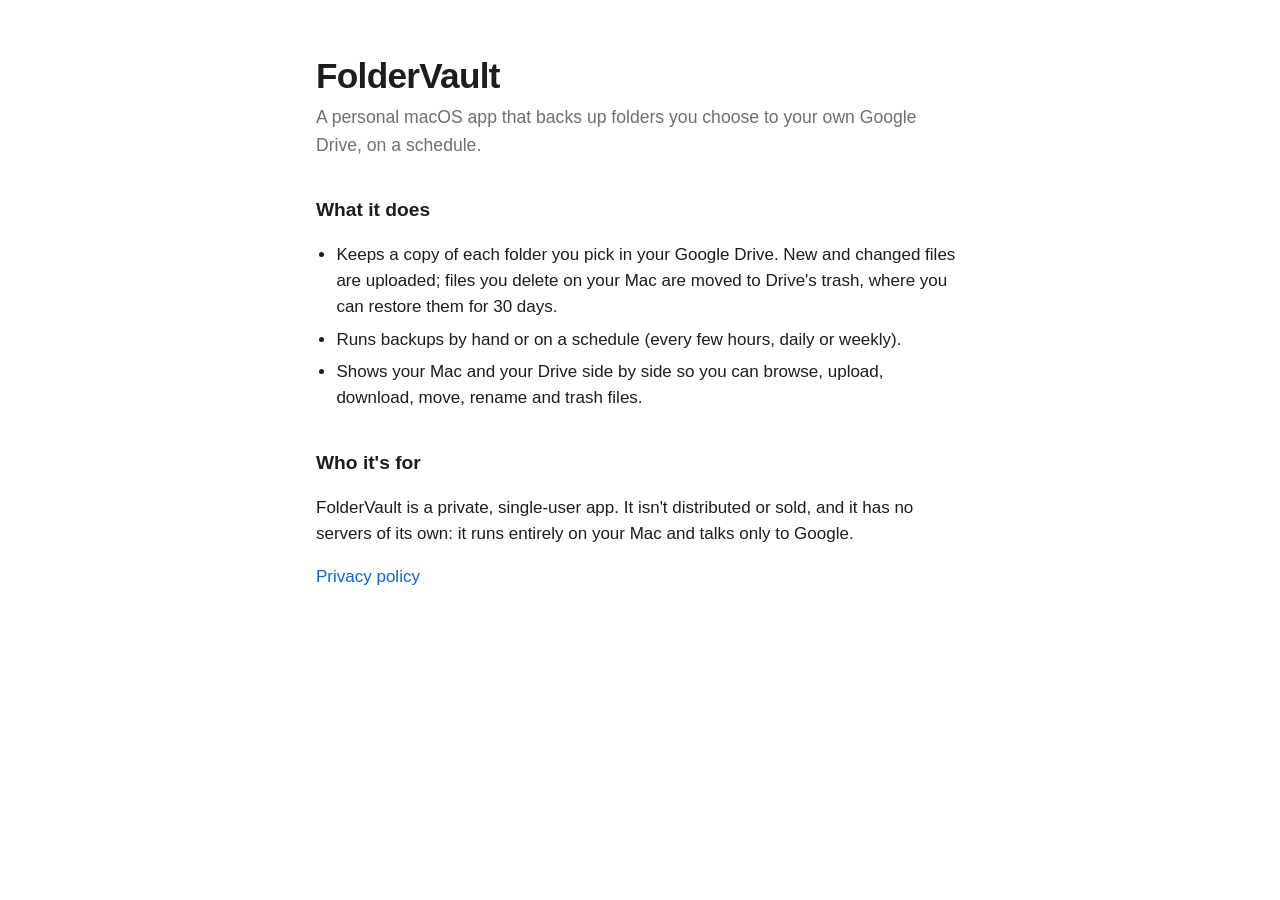
<file: index.html>
<!doctype html>
<html lang="en">
<head>
  <meta charset="utf-8">
  <meta name="viewport" content="width=device-width, initial-scale=1">
  <title>FolderVault</title>
  <meta name="description" content="FolderVault is a personal macOS app that backs up chosen folders to your own Google Drive.">
  <link rel="stylesheet" href="style.css">
</head>
<body>
  <main>
    <h1>FolderVault</h1>
    <p class="lede">A personal macOS app that backs up folders you choose to your own Google Drive, on a schedule.</p>

    <h2>What it does</h2>
    <ul>
      <li>Keeps a copy of each folder you pick in your Google Drive. New and changed files are uploaded; files you delete on your Mac are moved to Drive's trash, where you can restore them for 30 days.</li>
      <li>Runs backups by hand or on a schedule (every few hours, daily or weekly).</li>
      <li>Shows your Mac and your Drive side by side so you can browse, upload, download, move, rename and trash files.</li>
    </ul>

    <h2>Who it's for</h2>
    <p>FolderVault is a private, single-user app. It isn't distributed or sold, and it has no servers of its own: it runs entirely on your Mac and talks only to Google.</p>

    <p><a href="privacy.html">Privacy policy</a></p>
  </main>
</body>
</html>
</file>
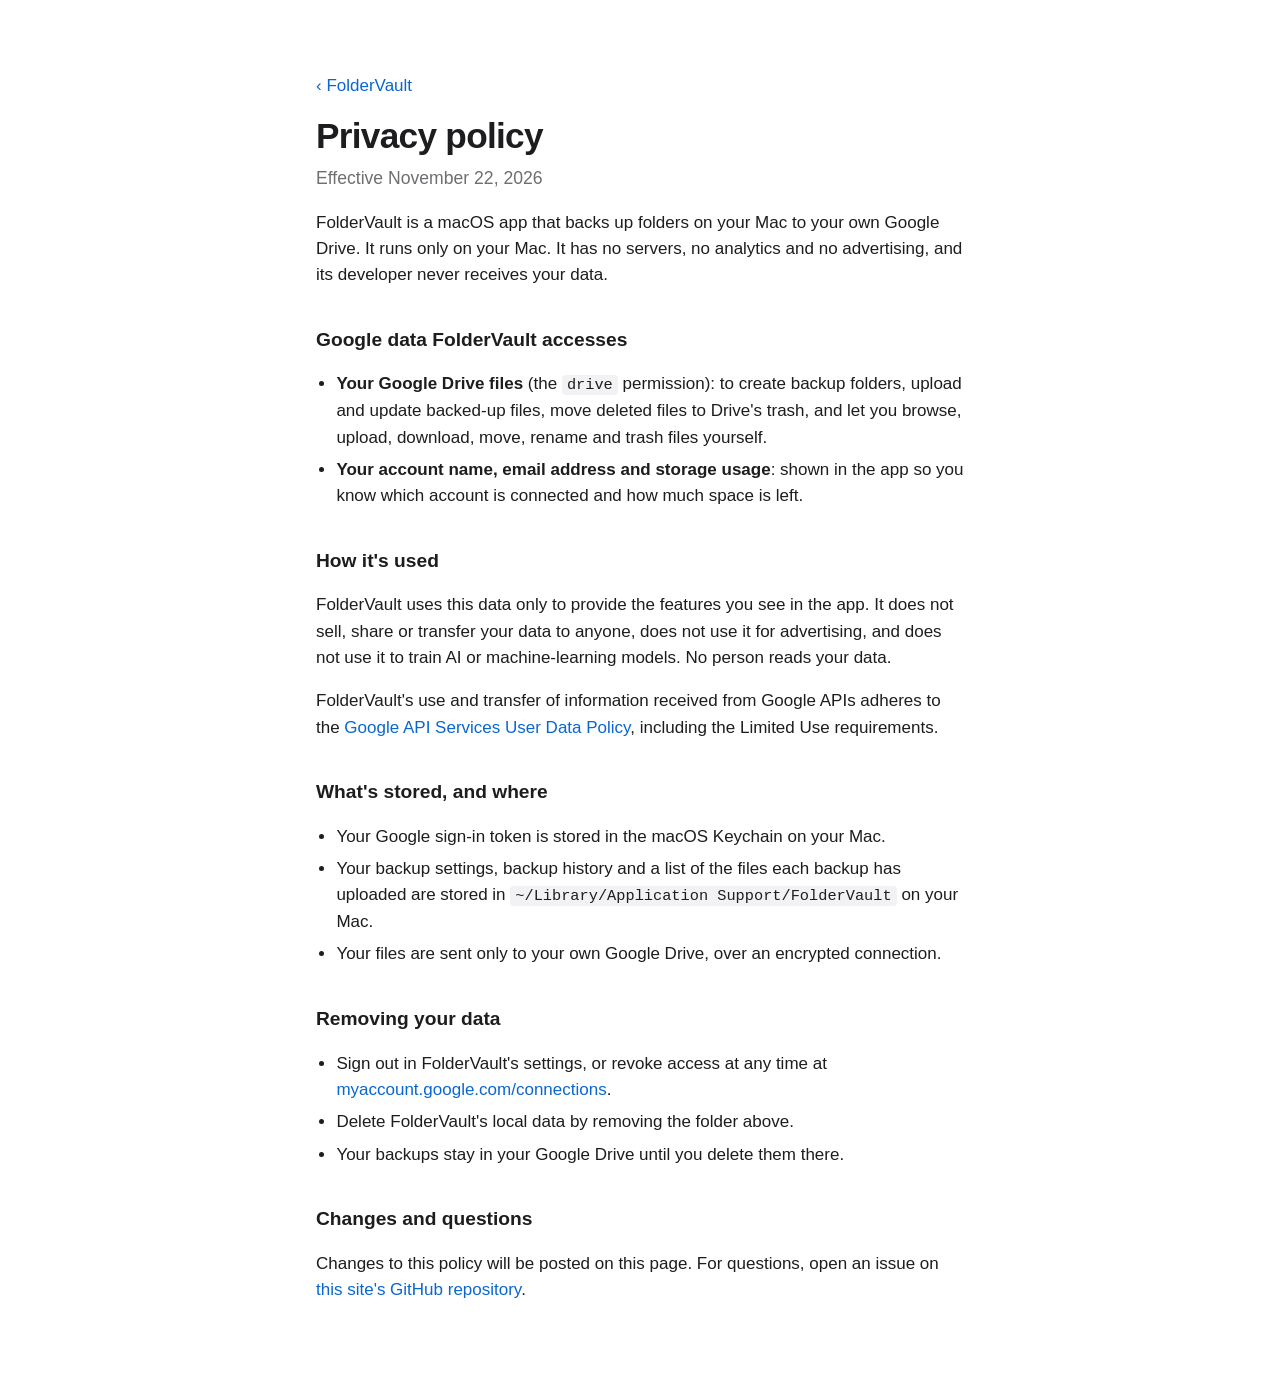
<file: privacy.html>
<!doctype html>
<html lang="en">
<head>
  <meta charset="utf-8">
  <meta name="viewport" content="width=device-width, initial-scale=1">
  <title>FolderVault Privacy Policy</title>
  <link rel="stylesheet" href="style.css">
</head>
<body>
  <main>
    <p><a href="./">‹ FolderVault</a></p>
    <h1>Privacy policy</h1>
    <p class="lede">Effective November 22, 2026</p>

    <p>FolderVault is a macOS app that backs up folders on your Mac to your own Google Drive. It runs only on your Mac. It has no servers, no analytics and no advertising, and its developer never receives your data.</p>

    <h2>Google data FolderVault accesses</h2>
    <ul>
      <li><strong>Your Google Drive files</strong> (the <code>drive</code> permission): to create backup folders, upload and update backed-up files, move deleted files to Drive's trash, and let you browse, upload, download, move, rename and trash files yourself.</li>
      <li><strong>Your account name, email address and storage usage</strong>: shown in the app so you know which account is connected and how much space is left.</li>
    </ul>

    <h2>How it's used</h2>
    <p>FolderVault uses this data only to provide the features you see in the app. It does not sell, share or transfer your data to anyone, does not use it for advertising, and does not use it to train AI or machine-learning models. No person reads your data.</p>
    <p>FolderVault's use and transfer of information received from Google APIs adheres to the <a href="https://developers.google.com/terms/api-services-user-data-policy">Google API Services User Data Policy</a>, including the Limited Use requirements.</p>

    <h2>What's stored, and where</h2>
    <ul>
      <li>Your Google sign-in token is stored in the macOS Keychain on your Mac.</li>
      <li>Your backup settings, backup history and a list of the files each backup has uploaded are stored in <code>~/Library/Application Support/FolderVault</code> on your Mac.</li>
      <li>Your files are sent only to your own Google Drive, over an encrypted connection.</li>
    </ul>

    <h2>Removing your data</h2>
    <ul>
      <li>Sign out in FolderVault's settings, or revoke access at any time at <a href="https://myaccount.google.com/connections">myaccount.google.com/connections</a>.</li>
      <li>Delete FolderVault's local data by removing the folder above.</li>
      <li>Your backups stay in your Google Drive until you delete them there.</li>
    </ul>

    <h2>Changes and questions</h2>
    <p>Changes to this policy will be posted on this page. For questions, open an issue on <a href="https://github.com/drbolt/foldervault">this site's GitHub repository</a>.</p>
  </main>
</body>
</html>
</file>
<file: style.css>
:root {
  color-scheme: light dark;
  --text: #1d1d1f;
  --muted: #6e6e73;
  --link: #0a66d0;
  --bg: #ffffff;
  --code-bg: #f2f2f4;
}
@media (prefers-color-scheme: dark) {
  :root {
    --text: #f5f5f7;
    --muted: #a1a1a6;
    --link: #4da3ff;
    --bg: #161618;
    --code-bg: #2a2a2d;
  }
}
* { box-sizing: border-box; }
body {
  margin: 0;
  background: var(--bg);
  color: var(--text);
  font: 17px/1.55 -apple-system, BlinkMacSystemFont, "Segoe UI", Roboto, Helvetica, Arial, sans-serif;
}
main {
  max-width: 680px;
  margin: 0 auto;
  padding: 56px 16px 80px;
}
h1 { font-size: 2.2rem; line-height: 1.15; margin: 0 0 8px; letter-spacing: -0.02em; }
h2 { font-size: 1.2rem; margin: 36px 0 8px; }
.lede { color: var(--muted); font-size: 1.1rem; margin-top: 0; }
a { color: var(--link); text-decoration: none; }
a:hover { text-decoration: underline; }
ul { padding-left: 1.2em; }
li { margin: 6px 0; }
code { background: var(--code-bg); padding: 1px 5px; border-radius: 4px; font-size: 0.9em; overflow-wrap: anywhere; }
</file>
